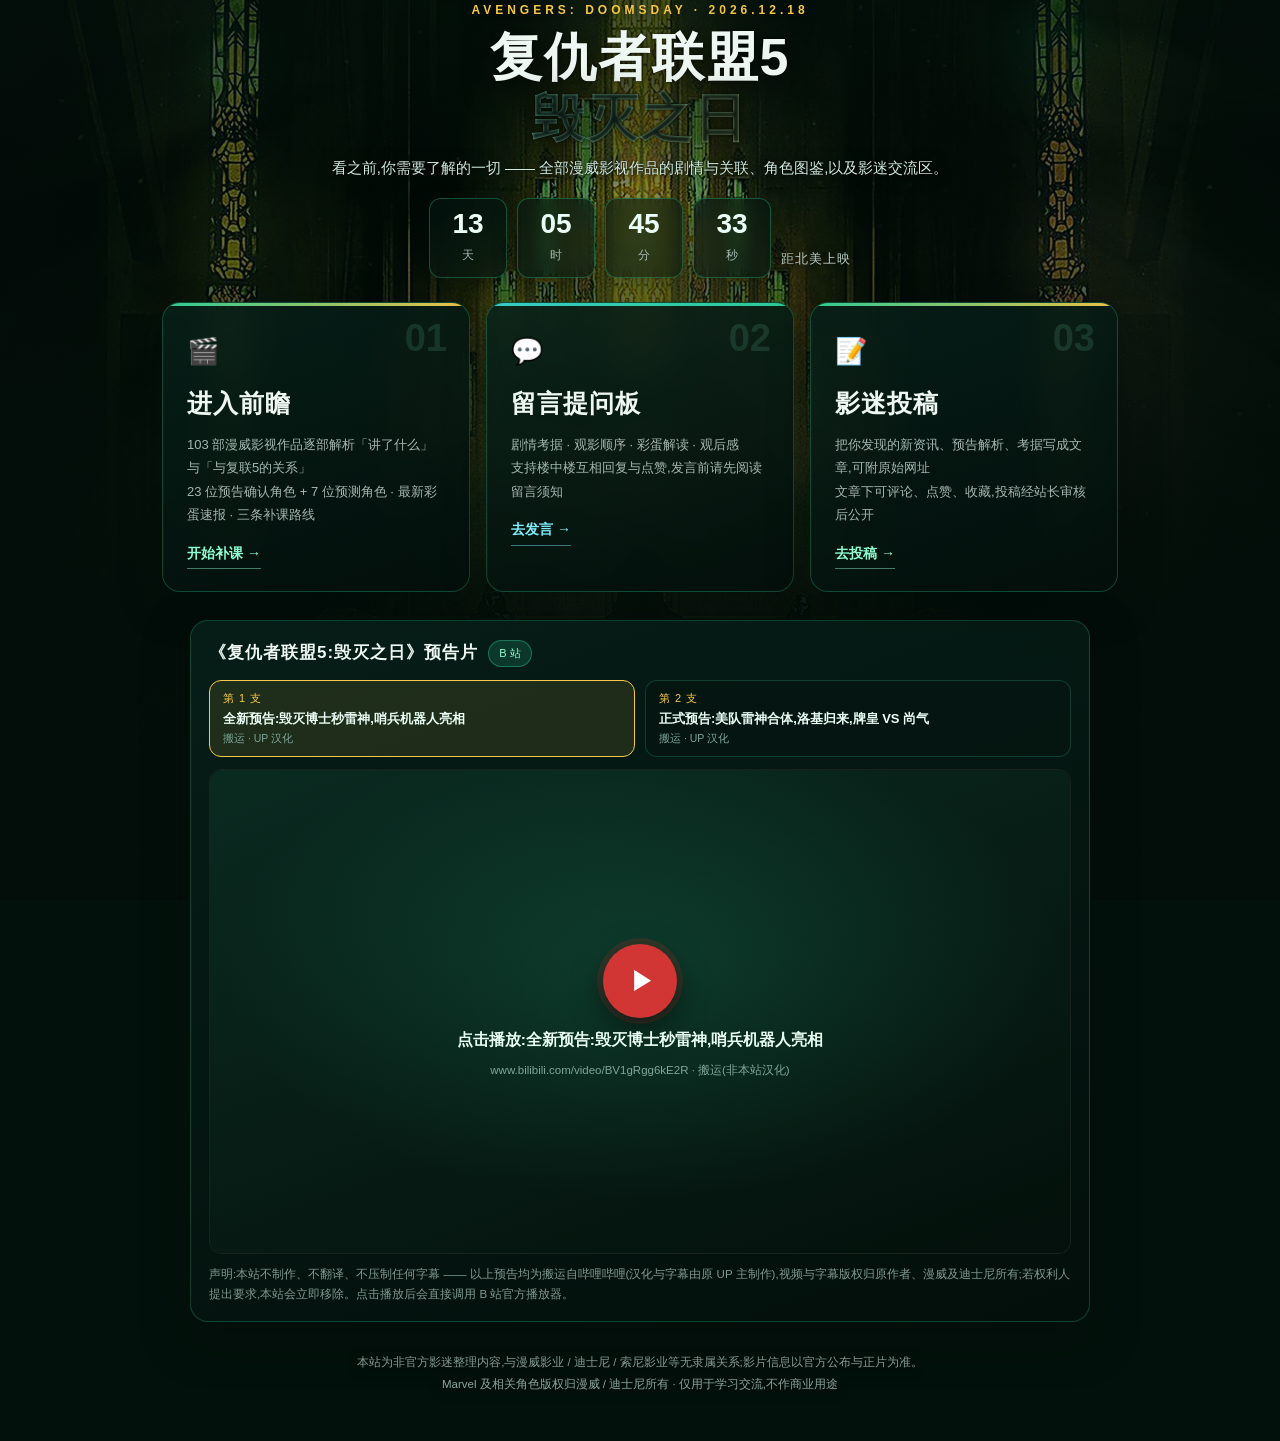
<file: index.html>
<!DOCTYPE html>
<html lang="zh-CN">
<head>
  <meta charset="UTF-8" />
  <meta name="viewport" content="width=device-width, initial-scale=1.0" />
  <title>复仇者联盟5:毁灭之日 · 观影指南与影迷留言板</title>
  <meta name="description" content="《复仇者联盟5:毁灭之日》观影门户:进入前瞻补课(103 部漫威影视作品 + 角色图鉴 + 彩蛋速报),或在留言提问板与其他影迷交流。2026年12月18日北美上映。" />
  <meta property="og:title" content="复仇者联盟5:毁灭之日 · 观影指南与影迷留言板" />
  <meta property="og:description" content="看复联五之前你需要了解什么 —— 进入前瞻,或去留言板提问。" />
  <meta property="og:image" content="assets/img/cover.jpg" />
  <meta property="og:type" content="website" />
  <link rel="stylesheet" href="assets/css/portal.css" />
</head>
<body class="portal">

  <!-- 嵌入背景:封面图铺满整个页面,底部渐隐让文字压在图上 -->
  <div class="portal-bg" aria-hidden="true">
    <!-- 桌面用 16:9 裁切、手机用竖版原图,两种比例各自满屏铺开 -->
    <picture>
      <source media="(min-width: 821px)" srcset="assets/img/cover-wide.jpg" />
      <img id="coverImg" class="portal-cover" src="assets/img/cover.jpg" alt="" />
    </picture>
    <div class="portal-shade"></div>
  </div>

  <main class="portal-main">
    <div class="portal-content">
      <p class="portal-kicker">AVENGERS: DOOMSDAY · 2026.12.18</p>
      <h1 class="portal-title">复仇者联盟5 <span>毁灭之日</span></h1>
      <p class="portal-sub">看之前,你需要了解的一切 —— 全部漫威影视作品的剧情与关联、角色图鉴,以及影迷交流区。</p>

      <div class="countdown" id="countdown" aria-live="polite"></div>

      <div class="portal-choices">
        <a class="choice choice-guide" href="guide.html">
          <span class="choice-rank">01</span>
          <span class="choice-icon" aria-hidden="true">🎬</span>
          <span class="choice-title">进入前瞻</span>
          <span class="choice-desc">
            103 部漫威影视作品逐部解析「讲了什么」与「与复联5的关系」<br />
            23 位预告确认角色 + 7 位预测角色 · 最新彩蛋速报 · 三条补课路线
          </span>
          <span class="choice-go">开始补课 →</span>
        </a>

        <a class="choice choice-board" href="comments.html">
          <span class="choice-rank">02</span>
          <span class="choice-icon" aria-hidden="true">💬</span>
          <span class="choice-title">留言提问板</span>
          <span class="choice-desc">
            剧情考据 · 观影顺序 · 彩蛋解读 · 观后感<br />
            支持楼中楼互相回复与点赞,发言前请先阅读留言须知
          </span>
          <span class="choice-go">去发言 →</span>
        </a>

        <a class="choice choice-article" href="articles.html">
          <span class="choice-rank">03</span>
          <span class="choice-icon" aria-hidden="true">📝</span>
          <span class="choice-title">影迷投稿</span>
          <span class="choice-desc">
            把你发现的新资讯、预告解析、考据写成文章,可附原始网址<br />
            文章下可评论、点赞、收藏,投稿经站长审核后公开
          </span>
          <span class="choice-go">去投稿 →</span>
        </a>
      </div>

      <!-- 预告片:点击后在原地播放(支持多支切换) -->
      <section class="trailer-box" id="trailerBox">
        <div class="trailer-head">
          <h2 class="trailer-title" id="trailerTitle">预告片</h2>
          <span class="trailer-tag" id="trailerTag"></span>
        </div>
        <div class="trailer-picker" id="trailerPicker"></div>
        <div class="trailer-frame" id="trailerFrame">
          <button class="trailer-poster" id="trailerPlay" type="button">
            <span class="trailer-icon">▶</span>
            <span class="trailer-label" id="trailerLabel">点击播放预告</span>
            <span class="trailer-src" id="trailerSrc"></span>
          </button>
        </div>
        <p class="trailer-note" id="trailerNote"></p>
      </section>

      <p class="portal-foot">
        本站为非官方影迷整理内容,与漫威影业 / 迪士尼 / 索尼影业等无隶属关系;影片信息以官方公布与正片为准。<br />
        Marvel 及相关角色版权归漫威 / 迪士尼所有 · 仅用于学习交流,不作商业用途
      </p>
    </div>
  </main>

  <script src="assets/js/site-config.js"></script>
  <script>
    /* 封面回退:cover.jpg → cover.svg */
    (function () {
      var img = document.getElementById("coverImg");
      if (!img) return;
      img.addEventListener("error", function () {
        if (img.dataset.fallback === "svg") { img.style.display = "none"; return; }
        img.dataset.fallback = "svg";
        img.src = "assets/img/cover.svg";
      });
    })();

    /* 预告片:支持多支切换,点击后在原地加载 B 站播放器
       说明:本站只做搬运(嵌入官方播放器),不做翻译、字幕或压制 */
    (function () {
      var cfg = (window.SITE_CONFIG && window.SITE_CONFIG.trailer) || {};
      var box = document.getElementById("trailerBox");
      var btn = document.getElementById("trailerPlay");
      var frame = document.getElementById("trailerFrame");
      var note = document.getElementById("trailerNote");
      var srcEl = document.getElementById("trailerSrc");
      var tagEl = document.getElementById("trailerTag");
      var picker = document.getElementById("trailerPicker");
      var label = document.getElementById("trailerLabel");
      if (!box || !btn) return;

      var videos = (cfg.videos && cfg.videos.length) ? cfg.videos
        : (cfg.bilibiliBvid ? [{ bvid: cfg.bilibiliBvid, title: cfg.title || "预告" }] : []);
      if (!videos.length && !cfg.youtubeId) { box.style.display = "none"; return; }

      var current = 0;
      var title = cfg.title || "《复仇者联盟5:毁灭之日》预告片";
      document.getElementById("trailerTitle").textContent = title;
      if (tagEl) tagEl.textContent = videos.length ? "B 站" : "YouTube";
      if (note) note.textContent = cfg.note || "";

      function esc(s) {
        return String(s == null ? "" : s).replace(/[&<>"']/g, function (c) {
          return { "&": "&amp;", "<": "&lt;", ">": "&gt;", '"': "&quot;", "'": "&#39;" }[c];
        });
      }
      function poster() {
        btn.querySelector(".trailer-label").textContent = "点击播放:" + (videos[current] ? videos[current].title : title);
        if (srcEl) {
          srcEl.textContent = videos.length
            ? "www.bilibili.com/video/" + videos[current].bvid + " · 搬运(非本站汉化)"
            : "youtube.com/watch?v=" + cfg.youtubeId;
        }
      }
      function renderPicker() {
        if (!picker) return;
        if (videos.length < 2) { picker.innerHTML = ""; return; }
        picker.innerHTML = videos.map(function (v, i) {
          return '<button class="trailer-pick' + (i === current ? " active" : "") + '" type="button" data-i="' + i + '">' +
            '<span class="tp-num">第 ' + (i + 1) + ' 支</span>' +
            '<span class="tp-title">' + esc(v.title || "预告") + "</span>" +
            (v.from ? '<span class="tp-from">' + esc(v.from) + "</span>" : "") +
            "</button>";
        }).join("");
      }
      function load(i) {
        current = i;
        renderPicker();
        var url;
        if (videos.length) {
          url = "https://player.bilibili.com/player.html?bvid=" + encodeURIComponent(videos[i].bvid) +
            "&page=1&high_quality=1&danmaku=0&autoplay=1";
        } else {
          url = "https://www.youtube-nocookie.com/embed/" + encodeURIComponent(cfg.youtubeId) + "?autoplay=1&rel=0";
        }
        frame.innerHTML = '<iframe class="trailer-iframe" src="' + url + '" scrolling="no" frameborder="0" ' +
          'framespacing="0" allowfullscreen="true" allow="autoplay; fullscreen; encrypted-media"></iframe>';
      }

      renderPicker();
      poster();
      btn.addEventListener("click", function () { load(current); });
      if (picker) {
        picker.addEventListener("click", function (e) {
          var b = e.target.closest ? e.target.closest("[data-i]") : null;
          if (b) load(Number(b.dataset.i));
        });
      }
    })();

    /* 上映倒计时(北美 2026-12-18) */
    (function () {
      var target = new Date("2026-12-18T00:00:00");
      var box = document.getElementById("countdown");
      if (!box) return;
      function tick() {
        var diff = target - new Date();
        if (diff <= 0) {
          box.innerHTML = '<span class="cd-item"><b>已上映</b><span>去影院看吧</span></span>';
          return;
        }
        var s = Math.floor(diff / 1000);
        var d = Math.floor(s / 86400);
        var h = Math.floor((s % 86400) / 3600);
        var m = Math.floor((s % 3600) / 60);
        var sec = s % 60;
        function pad(n) { return n < 10 ? "0" + n : "" + n; }
        box.innerHTML =
          '<span class="cd-item"><b>' + d + '</b><span>天</span></span>' +
          '<span class="cd-item"><b>' + pad(h) + '</b><span>时</span></span>' +
          '<span class="cd-item"><b>' + pad(m) + '</b><span>分</span></span>' +
          '<span class="cd-item"><b>' + pad(sec) + '</b><span>秒</span></span>' +
          '<span class="cd-label">距北美上映</span>';
      }
      tick();
      setInterval(tick, 1000);
    })();
  </script>
  <script src="assets/js/fx.js"></script>
</body>
</html>
</file>
<file: assets/css/portal.css>
/* =========================================================
   门户封面页 · 样式(封面嵌入背景 + 内容压在下层)
   ========================================================= */
:root {
  --p-bg: #03110c;
  --p-green: #2fd39a;
  --p-gold: #f7c948;
  --p-line: rgba(255, 255, 255, 0.10);
  --p-text: #eef7f2;
  --p-muted: #a6b8b2;
}

* { margin: 0; padding: 0; box-sizing: border-box; }

body.portal {
  font-family: "PingFang SC", "Microsoft YaHei", "Noto Sans SC", "Segoe UI", sans-serif;
  background: var(--p-bg);
  color: var(--p-text);
  line-height: 1.7;
  overflow-x: hidden;
  -webkit-font-smoothing: antialiased;
}

.sr-only {
  position: absolute; width: 1px; height: 1px; padding: 0; margin: -1px;
  overflow: hidden; clip: rect(0, 0, 0, 0); white-space: nowrap; border: 0;
}

/* ---------- 嵌入背景:封面铺满页面 ---------- */
.portal-bg {
  position: fixed; inset: 0; z-index: 0; overflow: hidden;
  background: radial-gradient(120% 90% at 50% 10%, #0c4432 0%, #062018 55%, #03100b 100%);
}
.portal-cover {
  position: absolute; inset: 0; width: 100%; height: 100%;
  object-fit: cover; object-position: center 42%;
  /* 不再虚化,让画面保持清晰;只做很轻的压暗,保证文字可读 */
  filter: brightness(0.92) saturate(1.06) contrast(1.04);
}

/* 遮罩:上轻下重 —— 上方保留封面标题,下方为文字提供对比度 */
.portal-shade {
  position: absolute; inset: 0;
  background:
    radial-gradient(72% 54% at 50% 24%, rgba(3, 17, 12, 0.10) 0%, rgba(3, 17, 12, 0.46) 62%, rgba(3, 14, 10, 0.80) 100%),
    linear-gradient(180deg,
      rgba(3, 17, 12, 0.52) 0%,
      rgba(3, 17, 12, 0.30) 24%,
      rgba(3, 14, 10, 0.60) 50%,
      rgba(3, 14, 10, 0.88) 72%,
      rgba(2, 12, 9, 0.98) 100%);
}

/* ---------- 内容层:压在封面之上,底部对齐 ---------- */
.portal-main {
  position: relative; z-index: 1;
  min-height: 100vh;
  display: flex; flex-direction: column; justify-content: flex-end;
  align-items: center;
}
.portal-content {
  width: 100%; max-width: 1000px;
  padding: 0 22px clamp(26px, 5vh, 56px);
  text-align: center;
}

.portal-sub {
  max-width: 720px; margin: 8px auto 4px;
  font-size: clamp(12.5px, 1.45vw, 15px); color: #cfe9df;
  text-shadow: 0 2px 16px rgba(0, 10, 7, 0.95), 0 0 2px rgba(0, 10, 7, 0.9);
}

/* 门户标题(背景图只有英文 logo,这里保留一版紧凑中文标题) */
.portal-kicker {
  font-size: 12px; letter-spacing: 4px; font-weight: 700;
  color: var(--p-gold); margin-bottom: 8px;
  text-shadow: 0 2px 12px rgba(0, 8, 5, 0.95);
}
.portal-title {
  font-size: clamp(26px, 4.6vw, 52px); line-height: 1.12; font-weight: 900; letter-spacing: 2px;
  text-shadow: 0 6px 32px rgba(0, 0, 0, 0.88), 0 0 3px rgba(0, 0, 0, 0.85);
}
.portal-title span {
  display: block; margin-top: 2px;
  background: linear-gradient(120deg, #2fd39a 8%, #8dffd0 42%, var(--p-gold) 92%);
  -webkit-background-clip: text; background-clip: text; color: transparent;
}

/* ---------- 倒计时 ---------- */
.countdown {
  display: flex; align-items: flex-end; gap: 10px; flex-wrap: wrap; justify-content: center;
  margin: 18px 0 4px;
}
.cd-item {
  min-width: 78px; padding: 10px 14px; border-radius: 12px;
  background: rgba(4, 22, 17, 0.62); border: 1px solid rgba(47, 211, 154, 0.32);
  backdrop-filter: blur(8px);
  box-shadow: 0 8px 24px rgba(0, 12, 8, 0.45);
}
.cd-item b { display: block; font-size: clamp(20px, 3vw, 28px); font-weight: 900; color: #eafff5; line-height: 1.1; }
.cd-item span { font-size: 11.5px; color: var(--p-muted); }
.cd-label { font-size: 12.5px; color: #b9cec7; padding-bottom: 8px; letter-spacing: 1px; text-shadow: 0 2px 12px rgba(0, 10, 7, 0.9); }

/* ---------- 三个入口 ---------- */
.portal-choices {
  display: grid; grid-template-columns: repeat(3, minmax(240px, 1fr));
  gap: 16px; width: 100%; margin-top: 24px;
}

.choice {
  position: relative; overflow: hidden; text-decoration: none; color: var(--p-text);
  display: flex; flex-direction: column; align-items: flex-start; text-align: left;
  padding: 26px 24px 22px; border-radius: 18px;
  background: linear-gradient(160deg, rgba(7, 32, 25, 0.86), rgba(3, 15, 11, 0.90));
  border: 1px solid rgba(47, 211, 154, 0.26);
  transition: transform 0.22s ease, border-color 0.22s ease, box-shadow 0.22s ease;
  backdrop-filter: blur(12px);
  box-shadow: 0 14px 40px rgba(0, 12, 8, 0.45);
}
.choice::after {
  content: ""; position: absolute; left: 0; right: 0; top: 0; height: 3px;
  background: linear-gradient(90deg, var(--p-green), var(--p-gold)); opacity: 0.95;
}
.choice-board::after { background: linear-gradient(90deg, #39d5d0, #2fd39a); }
.choice:hover { transform: translateY(-6px); border-color: rgba(47, 211, 154, 0.66); box-shadow: 0 22px 54px rgba(0, 20, 14, 0.7); }
.choice-board:hover { border-color: rgba(57, 213, 208, 0.66); }

.choice-rank {
  position: absolute; right: 22px; top: 16px;
  font-family: "Segoe UI", sans-serif; font-size: 38px; font-weight: 900;
  color: rgba(141, 255, 208, 0.12); line-height: 1;
}
.choice-icon { font-size: 26px; margin-bottom: 8px; }
.choice-title { font-size: clamp(20px, 2.4vw, 25px); font-weight: 900; letter-spacing: 1px; }
.choice-desc { margin-top: 9px; font-size: 13px; color: var(--p-muted); line-height: 1.8; }
.choice-go {
  margin-top: 15px; font-size: 14px; font-weight: 800; color: #8dffd0;
  border-bottom: 1px solid rgba(141, 255, 208, 0.45); padding-bottom: 3px;
}
.choice-board .choice-go { color: #7ff0ff; border-bottom-color: rgba(127, 240, 255, 0.45); }

.portal-foot {
  margin-top: 30px; font-size: 11.5px; color: #8ba69d; line-height: 1.9; max-width: 760px;
  margin-left: auto; margin-right: auto;
  text-shadow: 0 2px 12px rgba(0, 10, 7, 0.9);
}

/* ---------- 预告片播放区 ---------- */
.trailer-box {
  width: 100%; max-width: 900px; margin: 28px auto 0;
  background: linear-gradient(160deg, rgba(7, 32, 25, 0.88), rgba(3, 15, 11, 0.92));
  border: 1px solid rgba(47, 211, 154, 0.24); border-radius: 18px;
  padding: 18px 18px 16px; backdrop-filter: blur(10px);
  box-shadow: 0 16px 44px rgba(0, 12, 8, 0.5);
  text-align: left;
}
.trailer-head { display: flex; align-items: center; gap: 10px; margin-bottom: 12px; flex-wrap: wrap; }
.trailer-title { font-size: 17px; font-weight: 900; letter-spacing: 1px; }
.trailer-tag {
  font-size: 11px; padding: 3px 10px; border-radius: 999px;
  background: rgba(47, 211, 154, 0.16); border: 1px solid rgba(47, 211, 154, 0.4); color: #8dffd0;
}
.trailer-frame {
  position: relative; width: 100%; aspect-ratio: 16 / 9; border-radius: 13px; overflow: hidden;
  background: #04100b; border: 1px solid rgba(255, 255, 255, 0.08);
}
.trailer-poster {
  position: absolute; inset: 0; width: 100%; height: 100%; cursor: pointer;
  display: flex; flex-direction: column; align-items: center; justify-content: center; gap: 12px;
  background:
    radial-gradient(70% 70% at 50% 40%, rgba(47, 211, 154, 0.16) 0%, rgba(4, 16, 11, 0) 70%),
    linear-gradient(160deg, #0a2a20, #04100b);
  border: 0; color: #eafff5; font-family: inherit;
}
.trailer-icon {
  width: 74px; height: 74px; border-radius: 50%; display: grid; place-items: center; padding-left: 5px;
  background: rgba(226, 54, 54, 0.92); font-size: 26px; color: #fff;
  box-shadow: 0 10px 30px rgba(0, 0, 0, 0.55), 0 0 0 6px rgba(226, 54, 54, 0.16);
  transition: transform 0.2s ease;
}
.trailer-poster:hover .trailer-icon { transform: scale(1.08); }
.trailer-label { font-size: 15.5px; font-weight: 800; }
.trailer-src { font-size: 11.5px; color: #7fa79a; }
.trailer-iframe { position: absolute; inset: 0; width: 100%; height: 100%; border: 0; }
.trailer-note { margin-top: 10px; font-size: 11.5px; color: #7f9a90; line-height: 1.8; }

/* 多支预告的切换按钮 */
.trailer-picker { display: flex; gap: 10px; flex-wrap: wrap; margin-bottom: 12px; }
.trailer-pick {
  flex: 1 1 260px; text-align: left; cursor: pointer;
  background: rgba(6, 22, 17, 0.72); border: 1px solid rgba(47, 211, 154, 0.22);
  border-radius: 12px; padding: 10px 13px; color: #d8efe6; font-family: inherit;
  display: flex; flex-direction: column; gap: 3px; transition: 0.18s;
}
.trailer-pick:hover { border-color: rgba(47, 211, 154, 0.6); transform: translateY(-1px); }
.trailer-pick.active { border-color: var(--p-gold); background: rgba(247, 201, 72, 0.10); }
.tp-num { font-size: 11px; letter-spacing: 1px; color: var(--p-gold); }
.tp-title { font-size: 13px; font-weight: 700; color: #eafff5; line-height: 1.5; }
.tp-from { font-size: 10.5px; color: #7fa79a; }

@media (max-width: 820px) {
  .trailer-box { padding: 14px 14px 12px; border-radius: 15px; margin-top: 22px; }
  .trailer-icon { width: 60px; height: 60px; font-size: 22px; }
  .trailer-label { font-size: 13.5px; padding: 0 10px; text-align: center; }
}

/* ---------- 响应式:手机改为「封面在上、内容紧随其后」的嵌入排布 ---------- */
@media (max-width: 820px) {
  /* 手机:海报完整可见(4:5 海报与手机竖屏比例不同,用 contain 才不会把人物裁掉),
     海报边缘本身是深色,所以看起来依然是满屏的;底部渐隐融进深色背景 */
  .portal-cover {
    object-fit: contain; object-position: center top;
    filter: brightness(0.96) saturate(1.06) contrast(1.04);
    -webkit-mask-image: linear-gradient(180deg, rgba(0,0,0,1) 0%, rgba(0,0,0,1) 72%, rgba(0,0,0,0.45) 88%, rgba(0,0,0,0) 100%);
    mask-image: linear-gradient(180deg, rgba(0,0,0,1) 0%, rgba(0,0,0,1) 72%, rgba(0,0,0,0.45) 88%, rgba(0,0,0,0) 100%);
  }
  .portal-main { min-height: 100vh; justify-content: flex-start; }
  /* 内容从海报下沿开始(海报高 = 宽度 × 1.25);横屏平板等超矮屏幕用 78vh 兜底,避免要滚很久 */
  .portal-content { padding: min(calc(100vw * 1.25 + 16px), 78vh) 16px 34px; }
  .portal-choices { grid-template-columns: 1fr; gap: 12px; margin-top: 18px; }
  .choice { padding: 20px 18px 18px; border-radius: 15px; }
  .countdown { gap: 8px; margin: 14px 0 2px; }
  .cd-item { min-width: 64px; padding: 8px 10px; }
  .cd-label { width: 100%; text-align: center; padding-bottom: 0; }
  .portal-foot { margin-top: 22px; }
}

@media (max-height: 640px) and (min-width: 821px) {
  .portal-content { padding-bottom: 20px; }
  .countdown { margin: 10px 0 2px; }
  .portal-choices { margin-top: 14px; }
  .choice-desc { display: none; }
}
</file>
